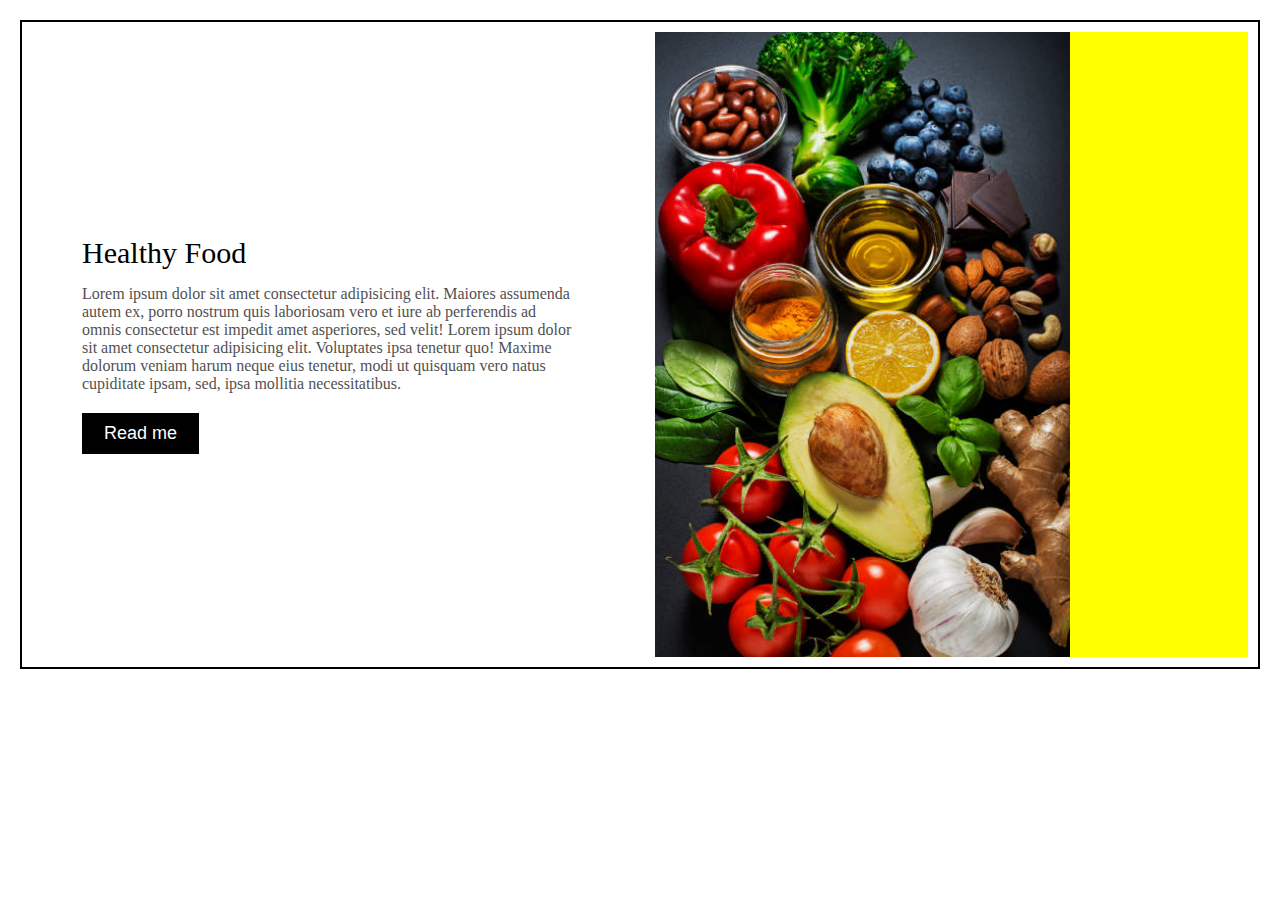
<file: Q1/index.html>
<!DOCTYPE html>
<html lang="en">
<head>
    <meta charset="UTF-8">
    <meta name="viewport" content="width=device-width, initial-scale=1.0">
    <title>Healthy Resturent</title>
    <link rel="stylesheet" href="./style.css">
</head>
<body>
    <div class="Hero__container">
          <section class="Text--section">
            <h1>Healthy Food</h1>
            <p>Lorem ipsum dolor sit amet consectetur adipisicing elit. Maiores assumenda autem ex, porro nostrum quis laboriosam vero et iure ab perferendis ad omnis consectetur est impedit amet asperiores, sed velit!
                Lorem ipsum dolor sit amet consectetur adipisicing elit. Voluptates ipsa tenetur quo! Maxime dolorum veniam harum neque eius tenetur, modi ut quisquam vero natus cupiditate ipsam, sed, ipsa mollitia necessitatibus.
            </p>
            <button>Read me</button>
          </section>
          <section class="Image--section">
            <img src="../Assests/1.jpg" alt="Fruit-Image">
          </section>
    </div>
</body>
</html>
</file>
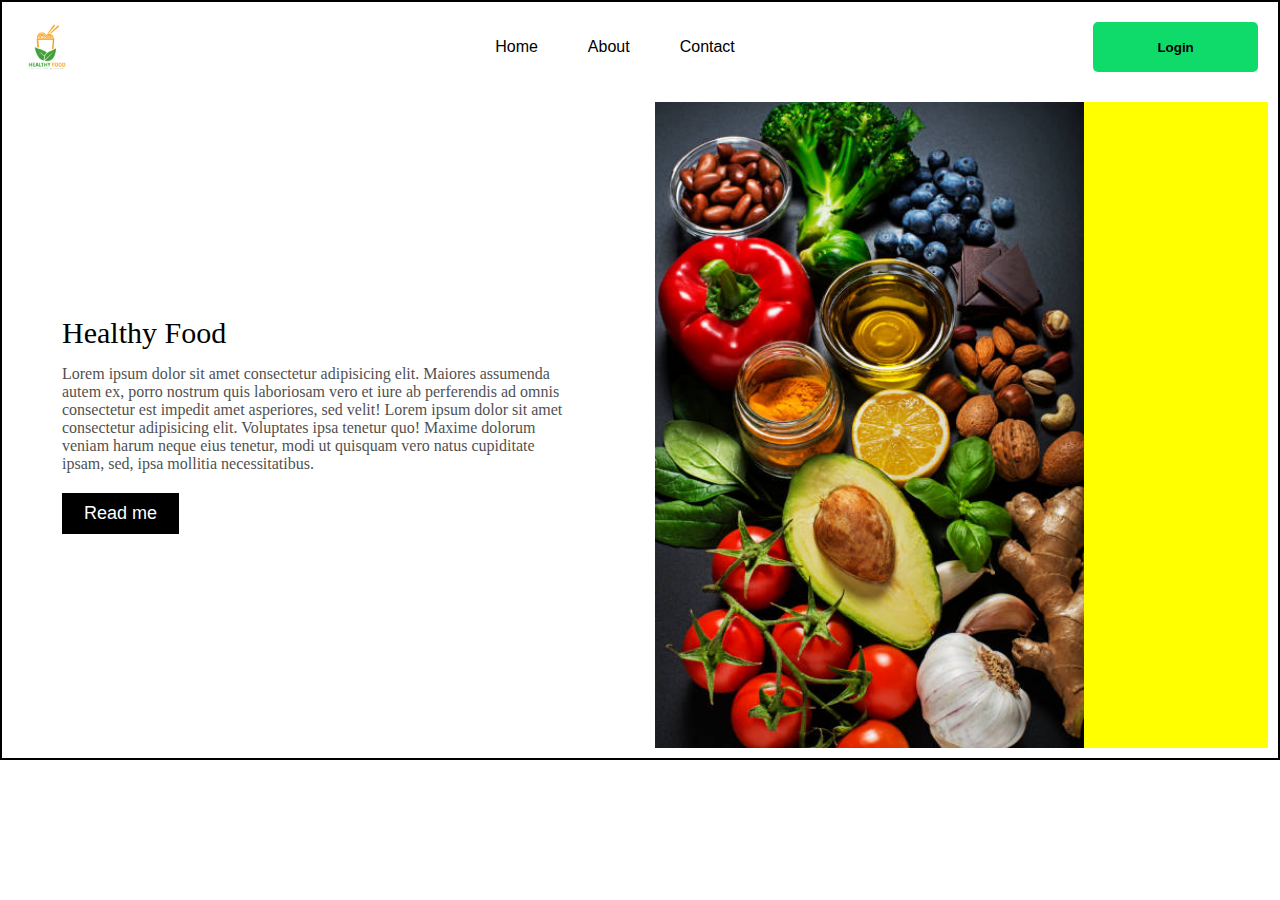
<file: Q2/index.html>
<!DOCTYPE html>
<html lang="en">
<head>
    <meta charset="UTF-8">
    <meta name="viewport" content="width=device-width, initial-scale=1.0">
    <title>Healthy Resturent</title>
    <link rel="stylesheet" href="./style.css">
</head>
<body>
   
        <nav class="header__nav">
            <img src="../Assests/pngtree-healthy-food-logo-design-with-chopstick-png-image_9016805.png" class="header__nav--img" alt="">
           <ul class="header__nav--list">
                <li><a href="#">Home</a></li>
                <li><a href="#">About</a></li>
                <li><a href="#">Contact</a></li>
           </ul>
           <button class="header__nav--button">Login</button>
        </nav>
    <div class="Hero__container">
          <section class="Text--section">
            <h1>Healthy Food</h1>
            <p>Lorem ipsum dolor sit amet consectetur adipisicing elit. Maiores assumenda autem ex, porro nostrum quis laboriosam vero et iure ab perferendis ad omnis consectetur est impedit amet asperiores, sed velit!
                Lorem ipsum dolor sit amet consectetur adipisicing elit. Voluptates ipsa tenetur quo! Maxime dolorum veniam harum neque eius tenetur, modi ut quisquam vero natus cupiditate ipsam, sed, ipsa mollitia necessitatibus.
            </p>
            <button>Read me</button>
          </section>
          <section class="Image--section">
            <img src="../Assests/1.jpg" alt="Fruit-Image">
          </section>
    </div>
</body>
</html>
</file>
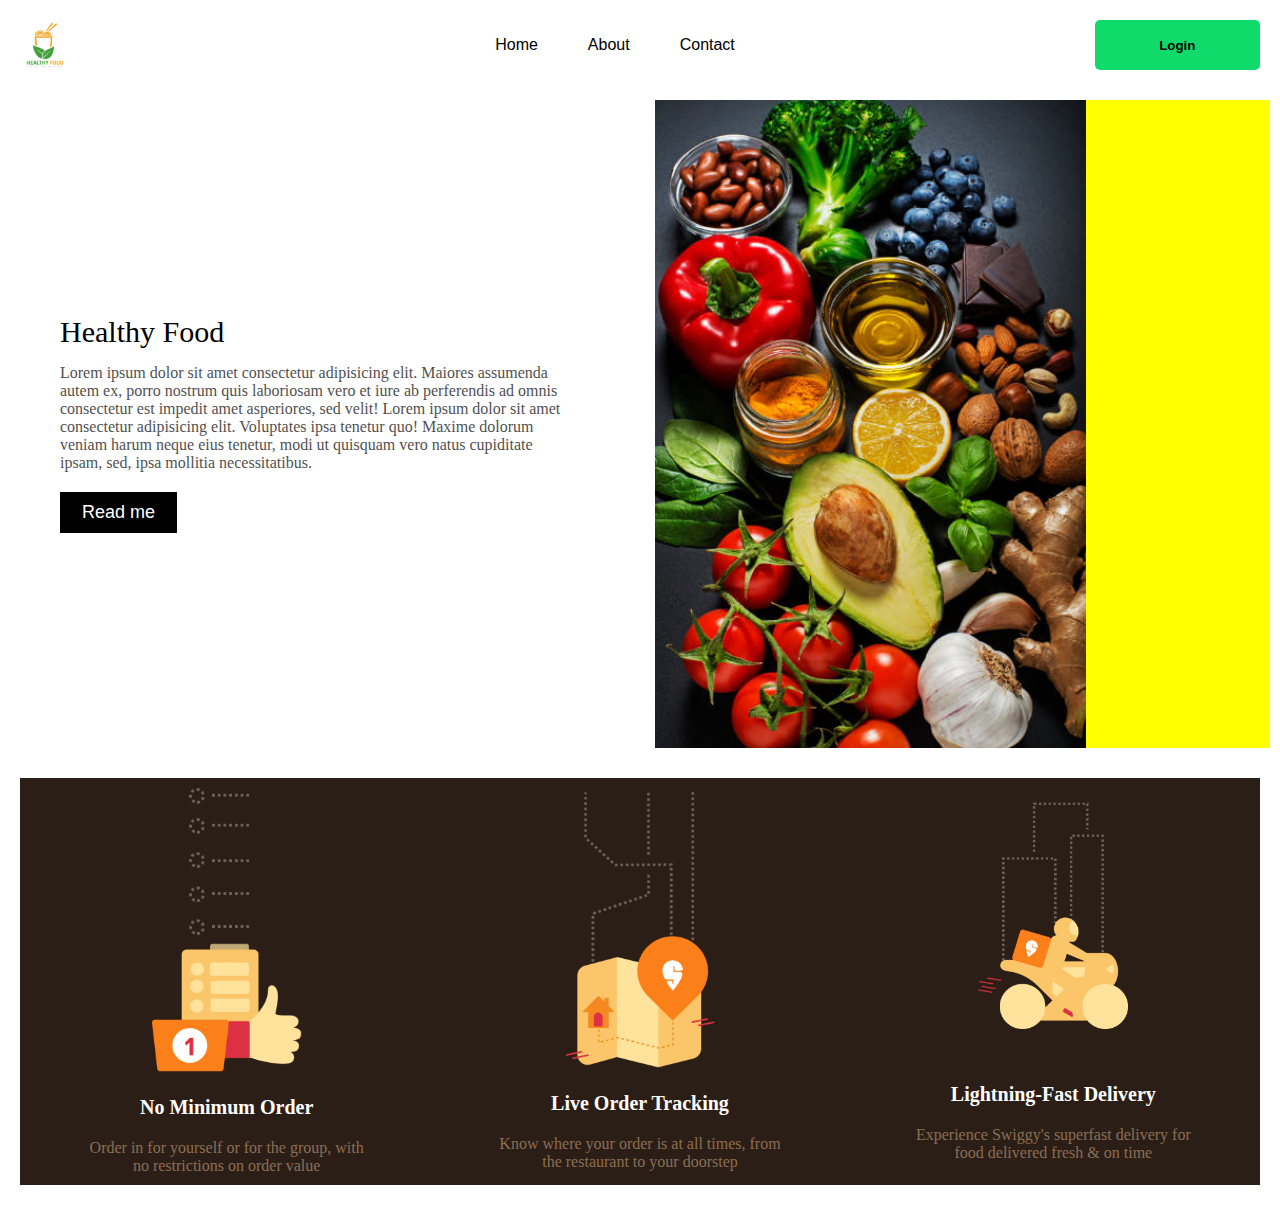
<file: Q3/index.html>
<!DOCTYPE html>
<html lang="en">
<head>
    <meta charset="UTF-8">
    <meta name="viewport" content="width=device-width, initial-scale=1.0">
    <title>Healthy Resturent</title>
    <link rel="stylesheet" href="./style.css">
</head>
<body>
   
        <nav class="header__nav">
            <img src="../Assests/pngtree-healthy-food-logo-design-with-chopstick-png-image_9016805.png" class="header__nav--img" alt="">
           <ul class="header__nav--list">
                <li><a href="#">Home</a></li>
                <li><a href="#">About</a></li>
                <li><a href="#">Contact</a></li>
           </ul>
           <button class="header__nav--button">Login</button>
        </nav>
    <div class="Hero__container">
          <section class="Text--section">
            <h1>Healthy Food</h1>
            <p>Lorem ipsum dolor sit amet consectetur adipisicing elit. Maiores assumenda autem ex, porro nostrum quis laboriosam vero et iure ab perferendis ad omnis consectetur est impedit amet asperiores, sed velit!
                Lorem ipsum dolor sit amet consectetur adipisicing elit. Voluptates ipsa tenetur quo! Maxime dolorum veniam harum neque eius tenetur, modi ut quisquam vero natus cupiditate ipsam, sed, ipsa mollitia necessitatibus.
            </p>
            <button>Read me</button>
          </section>
          <section class="Image--section">
            <img src="../Assests/1.jpg" alt="Fruit-Image">
          </section>
    </div>
    <section class="section__feature">
        <div class="feature feature1">
            <img src="../Assests/webp-1.webp" alt="Feature1_img">
            <h1>No Minimum Order</h1>
            <p>Order in for yourself or for the group, with no restrictions on order value</p>
        </div>
        <div class="feature feature2">
            <img src="../Assests/webp-2.webp" alt="Feature2_img">
            <h1>Live Order Tracking</h1>
            <p>Know where your order is at all times, from the restaurant to your doorstep</p>
        </div>
        <div class="feature feature3">
            <img src="../Assests/webp-3.webp" alt="Feature3_img">
            <h1>Lightning-Fast Delivery</h1>
            <p>Experience Swiggy's superfast delivery for food delivered fresh & on time</p>
        </div>
    </section>
</body>
</html>
</file>
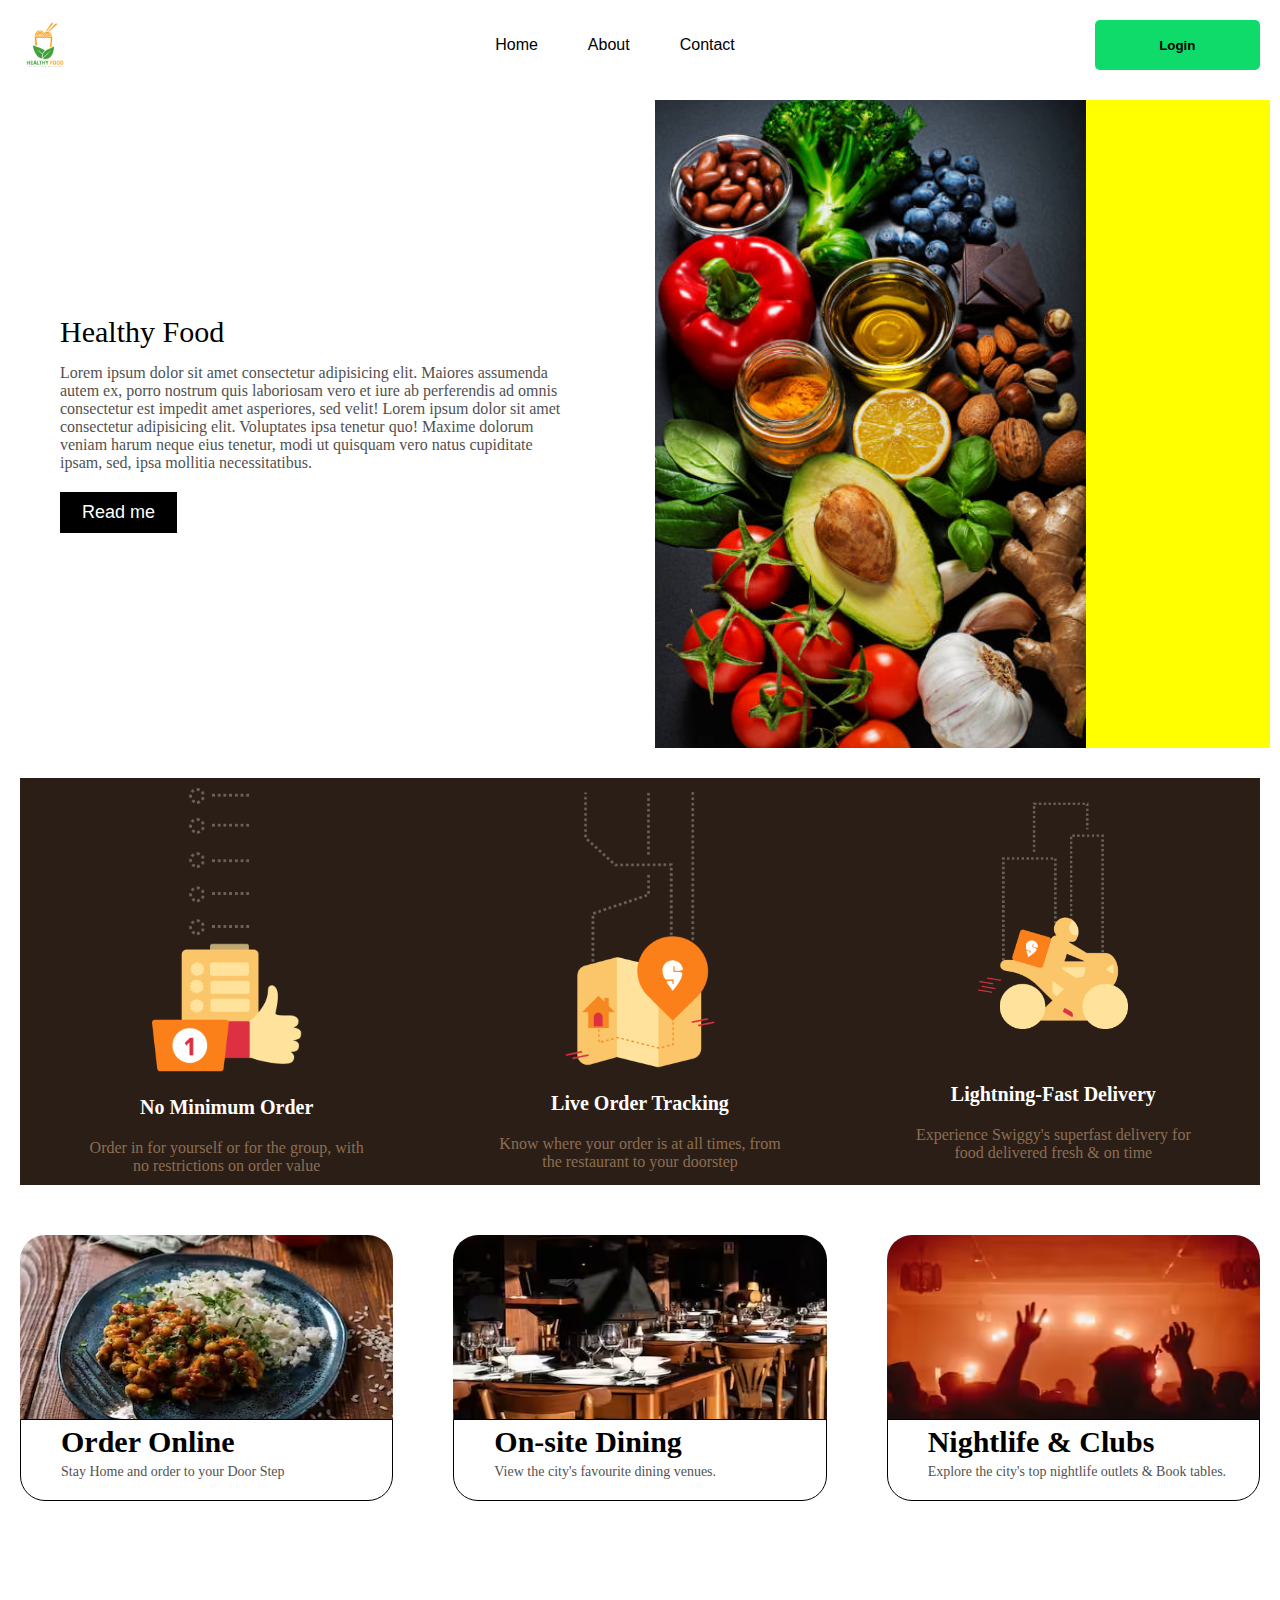
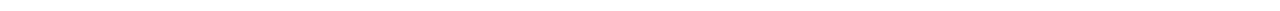
<file: Q4/index.html>
<!DOCTYPE html>
<html lang="en">
<head>
    <meta charset="UTF-8">
    <meta name="viewport" content="width=device-width, initial-scale=1.0">
    <title>Healthy Resturent</title>
    <link rel="stylesheet" href="./style.css">
</head>
<body>
   
        <nav class="header__nav">
            <img src="../Assests/pngtree-healthy-food-logo-design-with-chopstick-png-image_9016805.png" class="header__nav--img" alt="">
           <ul class="header__nav--list">
                <li><a href="#">Home</a></li>
                <li><a href="#">About</a></li>
                <li><a href="#">Contact</a></li>
           </ul>
           <button class="header__nav--button">Login</button>
        </nav>
    <div class="Hero__container">
          <section class="Text--section">
            <h1>Healthy Food</h1>
            <p>Lorem ipsum dolor sit amet consectetur adipisicing elit. Maiores assumenda autem ex, porro nostrum quis laboriosam vero et iure ab perferendis ad omnis consectetur est impedit amet asperiores, sed velit!
                Lorem ipsum dolor sit amet consectetur adipisicing elit. Voluptates ipsa tenetur quo! Maxime dolorum veniam harum neque eius tenetur, modi ut quisquam vero natus cupiditate ipsam, sed, ipsa mollitia necessitatibus.
            </p>
            <button>Read me</button>
          </section>
          <section class="Image--section">
            <img src="../Assests/1.jpg" alt="Fruit-Image">
          </section>
    </div>
    <section class="section__feature">
        <div class="feature feature1">
            <img src="../Assests/webp-1.webp" alt="Feature1_img">
            <h1>No Minimum Order</h1>
            <p>Order in for yourself or for the group, with no restrictions on order value</p>
        </div>
        <div class="feature feature2">
            <img src="../Assests/webp-2.webp" alt="Feature2_img">
            <h1>Live Order Tracking</h1>
            <p>Know where your order is at all times, from the restaurant to your doorstep</p>
        </div>
        <div class="feature feature3">
            <img src="../Assests/webp-3.webp" alt="Feature3_img">
            <h1>Lightning-Fast Delivery</h1>
            <p>Experience Swiggy's superfast delivery for food delivered fresh & on time</p>
        </div>
    </section>
    <section class="card__section">
        <div class="card card1">
            <img src="../Assests/dish.avif" alt="Diss-image">
            <div class="card--text-section">
                <h1>Order Online</h1>
                <p>Stay Home and order to your Door Step</p>
            </div>
        </div>
        <div class="card card2">
            <img src="../Assests/dining.avif" alt="Dining-image">
            <div class="card--text-section">
                <h1>On-site Dining</h1>
                <p>View the city's favourite dining venues.</p>
            </div>
        </div>
        <div class="card card3">
            <img src="../Assests/clubs.avif" alt="Clubs-image">
            <div class="card--text-section">
                <h1>Nightlife & Clubs</h1>
                <p>Explore the city's top nightlife outlets & Book tables.</p>
            </div>
        </div>
    </section>
   
</body>
</html>
</file>
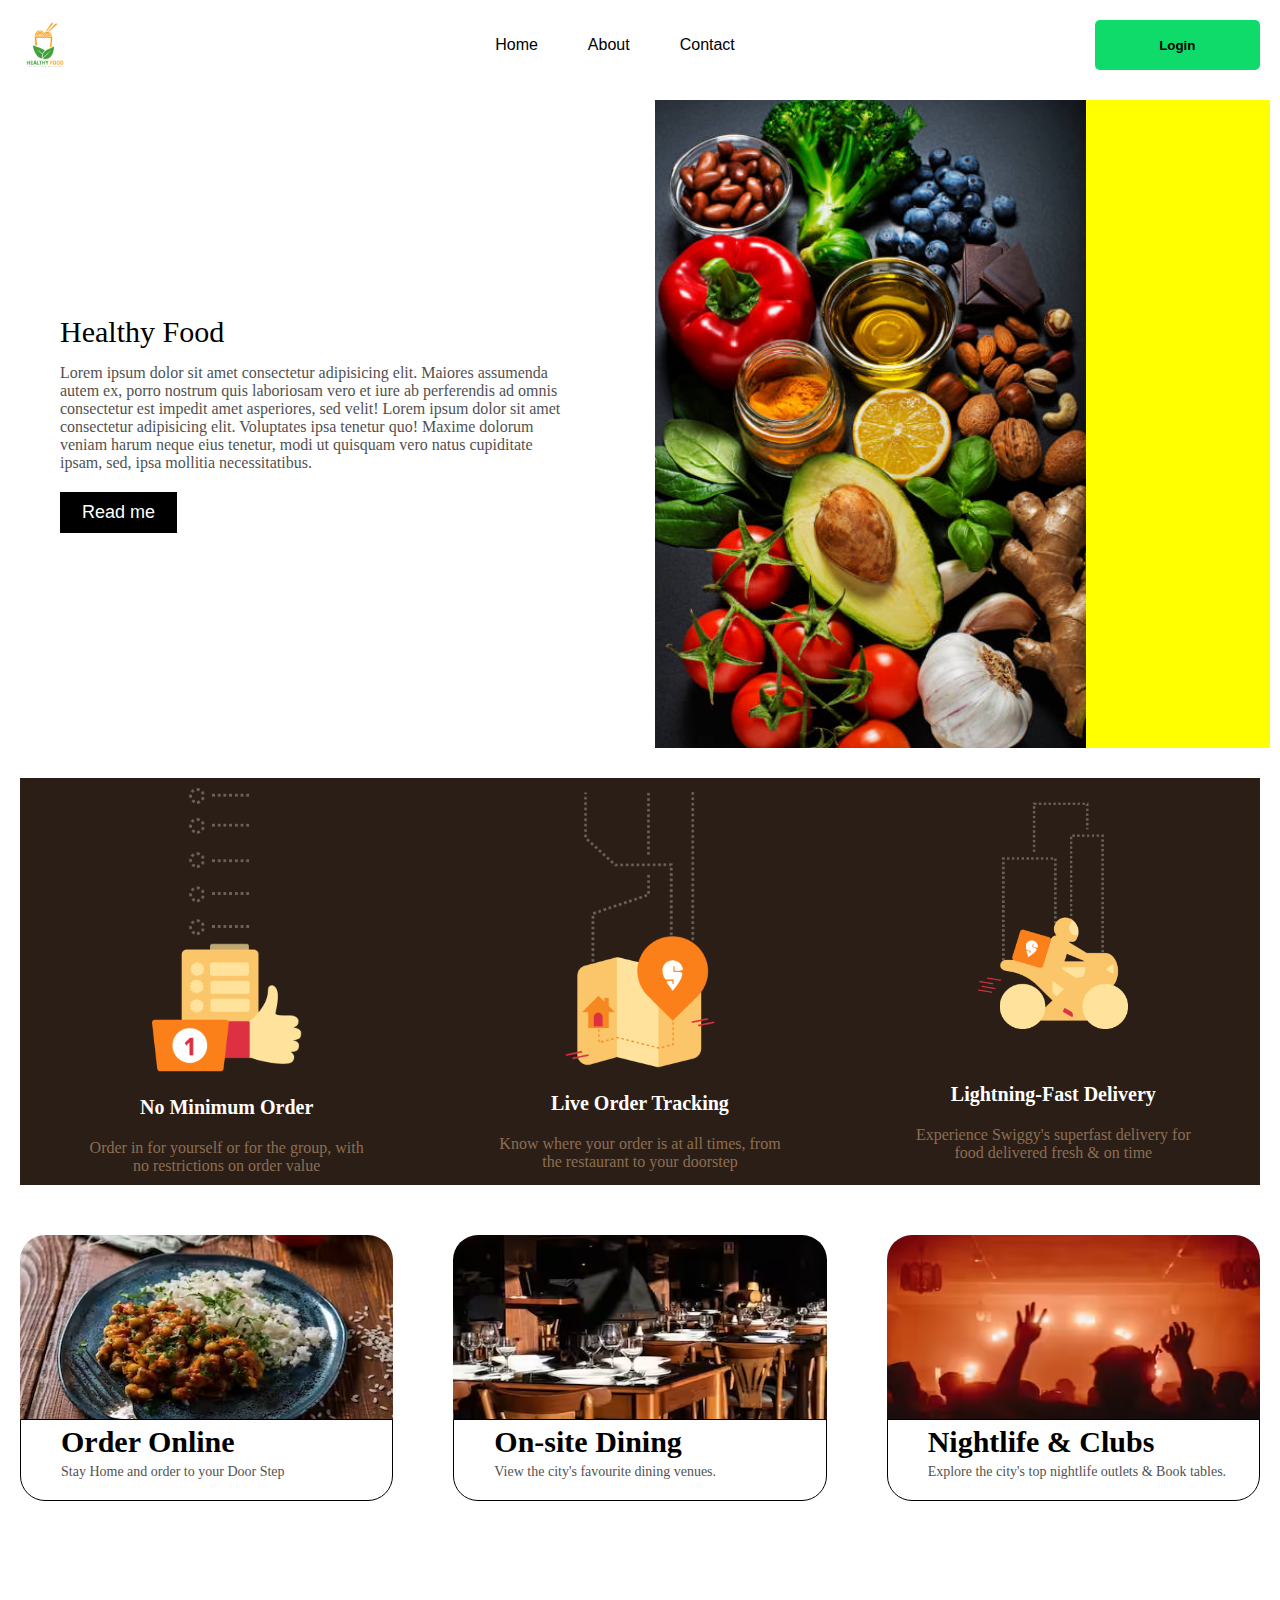
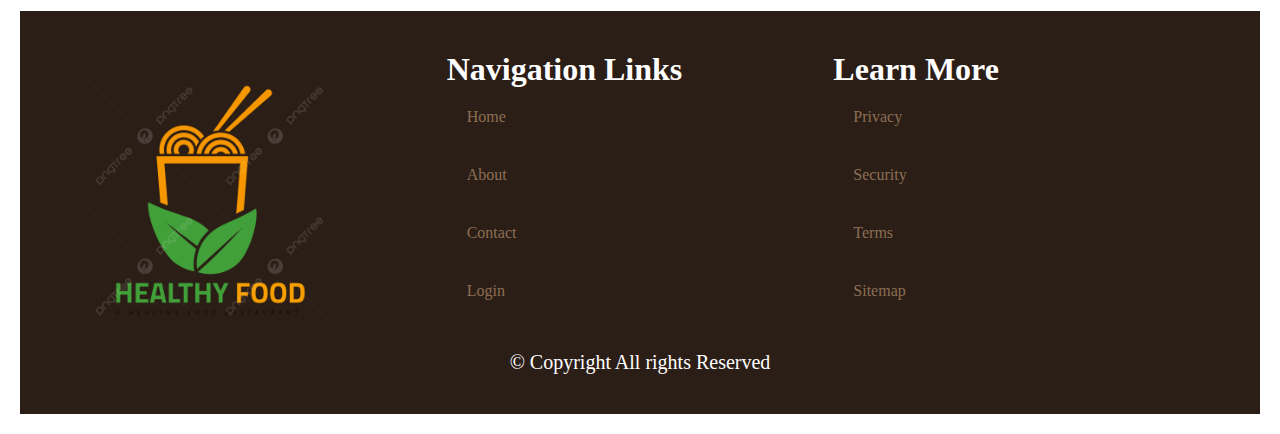
<file: Q5/index.html>
<!DOCTYPE html>
<html lang="en">
<head>
    <meta charset="UTF-8">
    <meta name="viewport" content="width=device-width, initial-scale=1.0">
    <title>Healthy Resturent</title>
    <link rel="stylesheet" href="./style.css">
</head>
<body>
   
        <nav class="header__nav">
            <img src="../Assests/pngtree-healthy-food-logo-design-with-chopstick-png-image_9016805.png" class="header__nav--img" alt="">
           <ul class="header__nav--list">
                <li><a href="#">Home</a></li>
                <li><a href="#">About</a></li>
                <li><a href="#">Contact</a></li>
           </ul>
           <button class="header__nav--button">Login</button>
        </nav>
    <div class="Hero__container">
          <section class="Text--section">
            <h1>Healthy Food</h1>
            <p>Lorem ipsum dolor sit amet consectetur adipisicing elit. Maiores assumenda autem ex, porro nostrum quis laboriosam vero et iure ab perferendis ad omnis consectetur est impedit amet asperiores, sed velit!
                Lorem ipsum dolor sit amet consectetur adipisicing elit. Voluptates ipsa tenetur quo! Maxime dolorum veniam harum neque eius tenetur, modi ut quisquam vero natus cupiditate ipsam, sed, ipsa mollitia necessitatibus.
            </p>
            <button>Read me</button>
          </section>
          <section class="Image--section">
            <img src="../Assests/1.jpg" alt="Fruit-Image">
          </section>
    </div>
    <section class="section__feature">
        <div class="feature feature1">
            <img src="../Assests/webp-1.webp" alt="Feature1_img">
            <h1>No Minimum Order</h1>
            <p>Order in for yourself or for the group, with no restrictions on order value</p>
        </div>
        <div class="feature feature2">
            <img src="../Assests/webp-2.webp" alt="Feature2_img">
            <h1>Live Order Tracking</h1>
            <p>Know where your order is at all times, from the restaurant to your doorstep</p>
        </div>
        <div class="feature feature3">
            <img src="../Assests/webp-3.webp" alt="Feature3_img">
            <h1>Lightning-Fast Delivery</h1>
            <p>Experience Swiggy's superfast delivery for food delivered fresh & on time</p>
        </div>
    </section>
    <section class="card__section">
        <div class="card card1">
            <img src="../Assests/dish.avif" alt="Diss-image">
            <div class="card--text-section">
                <h1>Order Online</h1>
                <p>Stay Home and order to your Door Step</p>
            </div>
        </div>
        <div class="card card2">
            <img src="../Assests/dining.avif" alt="Dining-image">
            <div class="card--text-section">
                <h1>On-site Dining</h1>
                <p>View the city's favourite dining venues.</p>
            </div>
        </div>
        <div class="card card3">
            <img src="../Assests/clubs.avif" alt="Clubs-image">
            <div class="card--text-section">
                <h1>Nightlife & Clubs</h1>
                <p>Explore the city's top nightlife outlets & Book tables.</p>
            </div>
        </div>
    </section>
    <!-- Footer section -->
    <footer class="footer__section">
        <img src="../Assests/pngtree-healthy-food-logo-design-with-chopstick-png-image_9016805.png" alt="logo">
        <div class="footer--section1">
        <h1>Navigation Links</h1>
           <a href="#">Home</a>
           <a href="#">About</a>
            <a href="#">Contact</a>
             <a href="#">Login</a>
        </div>
        <div class="footer--section2">
            <h1>Learn More</h1>
            <a href="#">Privacy</a>
            <a href="#">Security</a>
            <a href="#">Terms</a>
            <a href="#">Sitemap</a>
          </div>
          <p>© Copyright All rights Reserved</p>
    </footer>
   
</body>
</html>
</file>
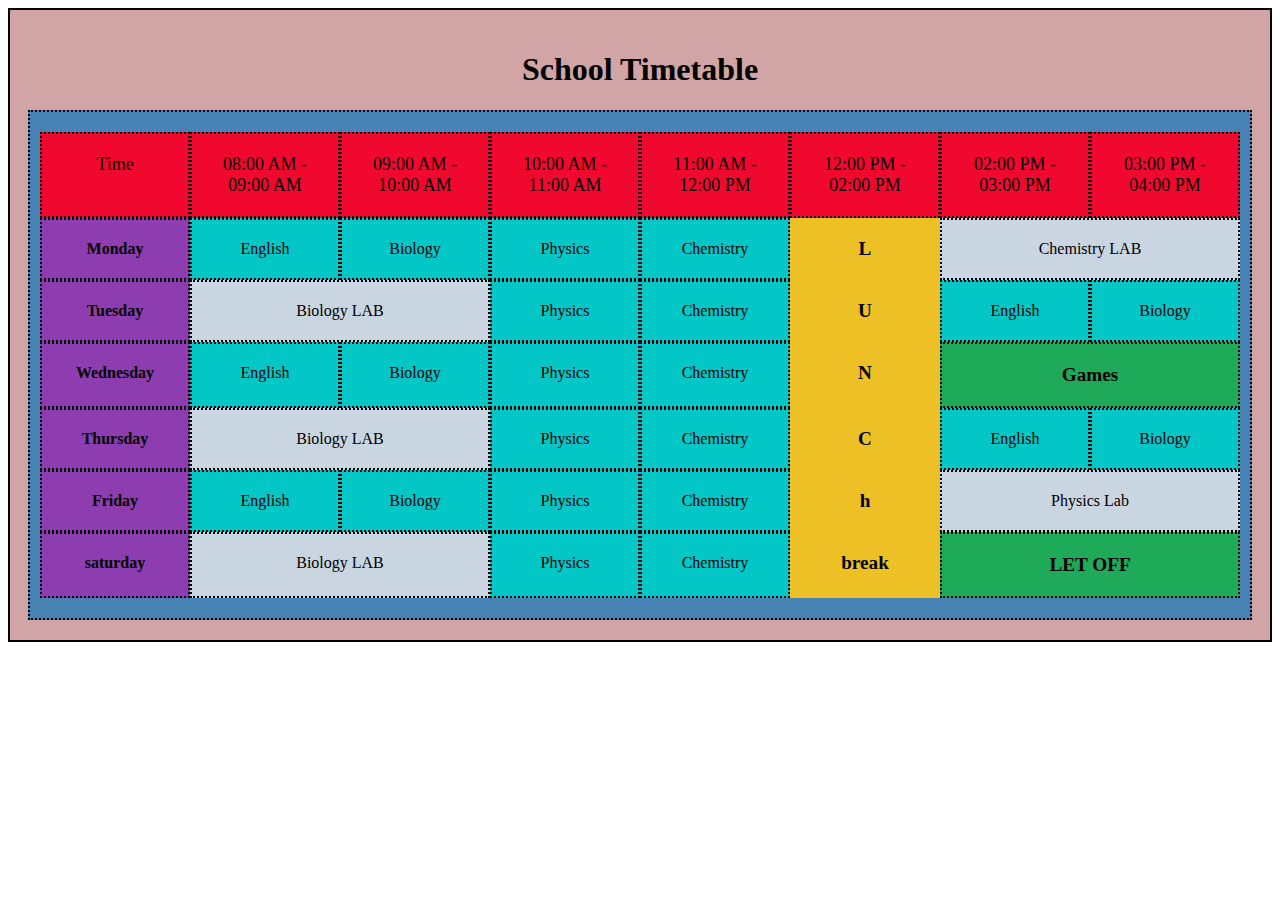
<file: Q6/index.html>
<!DOCTYPE html>
<html lang="en">
<head>
    <meta charset="UTF-8">
    <meta name="viewport" content="width=device-width, initial-scale=1.0">
    <title>Routine</title>
    <link rel="stylesheet" href="style.css">
</head>
<body>
    <div class="header">
    <h1>School Timetable</h1>
    <div class="container">
        <div class=" row row1">Time</div>
        <div class=" row row1">08:00 AM - 09:00 AM</div>
        <div class=" row row1">09:00 AM - 10:00 AM</div>
        <div class=" row row1">10:00 AM - 11:00 AM</div>
        <div class=" row row1">11:00 AM - 12:00 PM</div>
        <div class=" row row1">12:00 PM - 02:00 PM</div>
        <div class=" row row1">02:00 PM - 03:00 PM</div>
        <div class=" row row1">03:00 PM - 04:00 PM</div>
        <!-- row-2 -->
        <div class="row row2 day-name">Monday</div>
        <div class="row row2">English</div>
        <div class="row row2">Biology</div>
        <div class="row row2">Physics</div>
        <div class="row row2 ">Chemistry</div>
        <div class="row row2 lunch">L</div>
        <div class="row row2 chem-sub">Chemistry LAB</div>
        <!-- <div class="row row2"></div> -->
        <div class="row row3 day-name">Tuesday</div>
        <div class="row row3 bio-sub-1">Biology LAB</div>
        <div class="row row3">Physics</div>
        <div class="row row3">Chemistry</div>
        <div class="row row3 lunch">U</div>
        <div class="row row3">English</div>
        <div class="row row3">Biology</div>
        <!-- row 4-->
        <div class="row row4 day-name">Wednesday</div>
        <div class="row row4">English</div>
        <div class="row row4">Biology</div>
        <div class="row row4">Physics</div>
        <div class="row row4">Chemistry</div>
        <div class="row row4 lunch">N</div>
        <div class="row row4 game">Games</div>
        <!-- row 5 -->
        <div class="row row5 day-name">Thursday</div>
        <div class="row row5 bio-sub-2">Biology LAB</div>
        <div class="row row5">Physics</div>
        <div class="row row5">Chemistry</div>
        <div class="row row5 lunch">C</div>
        <div class="row row5">English</div>
        <div class="row row5">Biology</div>
        <!-- row-6 -->
        <div class="row row6 day-name">Friday</div>
        <div class="row row6 ">English</div>
        <div class="row row6">Biology</div>
        <div class="row row6">Physics</div>
        <div class="row row6">Chemistry</div>
        <div class="row row6 lunch">h</div>
        <div class="row row6 phy-lab">Physics Lab</div>
        <!-- row 7 -->
        <div class="row row7 day-name">saturday</div>
        <div class="row row7 bio-sub-3">Biology LAB</div>
        <div class="row row7">Physics</div>
        <div class="row row7">Chemistry</div>
        <div class="row row7 lunch">break</div>
        <div class="row row7 let-off">LET OFF</div>
    </div>
</div>
</body>
</html>
</file>
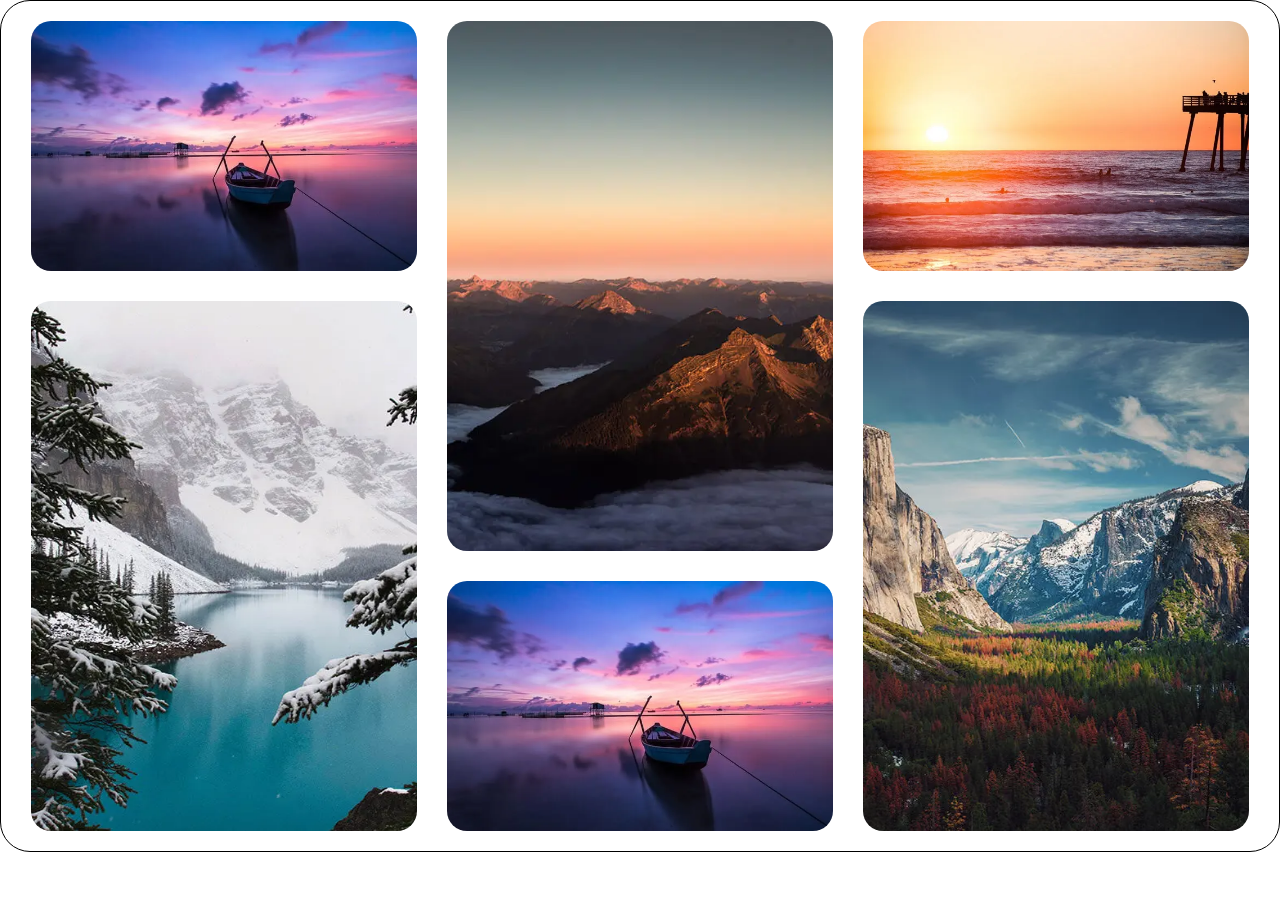
<file: Q7/index.html>
<!DOCTYPE html>
<html lang="en">
<head>
    <meta charset="UTF-8">
    <meta name="viewport" content="width=device-width, initial-scale=1.0">
    <title>Photo-gallery</title>
    <link rel="stylesheet" href="style.css">
</head>
<body>
    <div class="photo__gallery">
      <div class="photo photo-1">
        <img src="../Assests/boat.webp" alt="">
      </div>
      <div class="photo photo-2">
        <img src="../Assests/mountain2.webp" alt="">
      </div>
      <div class="photo photo-3">
        <img src="../Assests/sea.webp" alt="">
      </div>
      <div class="photo photo-4">
        <img src="../Assests/mountain1.webp" alt="">
      </div>
      <div class="photo photo-5">
        <img src="../Assests/boat.webp" alt="">
      </div>
      <div class="photo photo-6">
        <img src="../Assests/mountain3.webp" alt="">
      </div>
    </div>
</body>
</html>
</file>
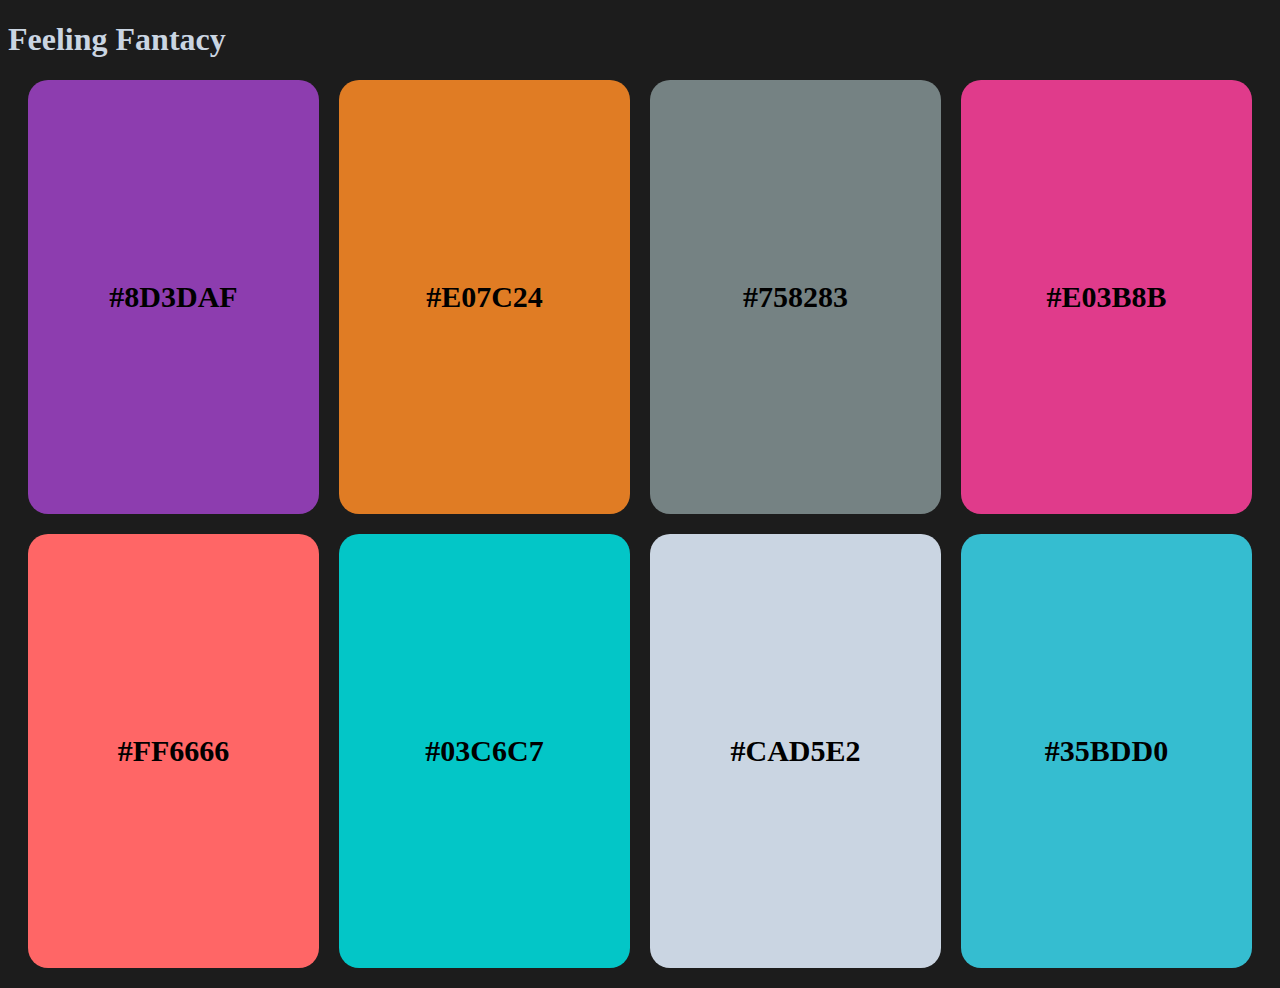
<file: Q8/index.html>
<!DOCTYPE html>
<html lang="en">
<head>
    <meta charset="UTF-8">
    <meta name="viewport" content="width=device-width, initial-scale=1.0">
    <title>Color Picker</title>
    <link rel="stylesheet" href="style.css">
</head>
<body>
    <div class="container">
        <h1>Feeling Fantacy</h1>
        <div class="grid-container">
            <div class="grid-item grid-item-1">#8D3DAF</div>
            <div class="grid-item grid-item-2">#E07C24</div>
            <div class="grid-item grid-item-3">#758283</div>
            <div class="grid-item grid-item-4">#E03B8B</div>
            <div class="grid-item grid-item-5">#FF6666</div>
            <div class="grid-item grid-item-6">#03C6C7</div>
            <div class="grid-item grid-item-7">#CAD5E2</div>
            <div class="grid-item grid-item-8">#35BDD0</div>
        </div>
    </div>
</body>
</html>
</file>
<file: Q1/style.css>
*{
    margin: 0;
    padding: 0;
    box-sizing: border-box;
}
body{
    font-family: Georgia, 'Times New Roman', Times, serif;
}
.Hero__container{
    max-width: 1400px;
    border: 2px solid #000;
    margin: 20px;
    padding: 10px;
    display: grid;
    grid-template-columns: repeat(2,1fr);
    align-items: center;
    gap: 30px;
}
.Text--section{
    padding: 0px 50px;
}
.Text--section >h1{
    color: #000;
    font-size: 30px;
    font-weight: 300;
    margin-bottom: 15px;
}
.Text--section >p{
    opacity: 70%;
}
.Text--section >button{
    padding: 10px 22px;
    margin-top: 20px;
    background-color: #000;
    color: #fff;
    border: 0;
    font-size: large;
}
.Image--section{
    height: 100%;
    background-color: yellow;
    max-height: 90vh;
}
.Image--section >img{
    width: 70%;
    height: 100%;
}
</file>
<file: Q2/style.css>
*{
    margin: 0;
    padding: 0;
    box-sizing: border-box;
}
body{
    font-family: Georgia, 'Times New Roman', Times, serif;
    border: 2px solid #000;
}
.header__nav{
    max-width: 1400px;
    margin: 20px;
    display: grid;
    grid-template-columns: repeat(3,1fr);
    font-family: Arial, Helvetica, sans-serif;
}
.header__nav > .header__nav--img{
    width: 50px;
}
.header__nav--list{
    width: 100%;
    display: flex;
    align-items: center;
    justify-content: center;
    list-style: none;
}
.header__nav >.header__nav--button{
        margin-left: 60%;
        padding-bottom:0px;
        border: 0;
        border-radius: 5px;
        background-color: #0fdb6b;
        color: #000;
        font-weight: bold;

}
.header__nav--list a{
    
    text-decoration: none;
        padding-right: 50px;
        color: #000
}
.header__nav--list a:hover{
    color: #00ee7f;
        font-weight: bold;
}
.Hero__container{
    max-width: 1400px;
    margin: auto;
    padding: 10px;
    display: grid;
    grid-template-columns: repeat(2,1fr);
    align-items: center;
    gap: 30px;
}
.Text--section{
    padding: 0px 50px;
}
.Text--section >h1{
    color: #000;
    font-size: 30px;
    font-weight: 300;
    margin-bottom: 15px;
}
.Text--section >p{
    opacity: 70%;
}
.Text--section >button{
    padding: 10px 22px;
    margin-top: 20px;
    background-color: #000;
    color: #fff;
    border: 0;
    font-size: large;
}
.Image--section{
    
    background-color: yellow;
    height: 100%;
    max-height: 90vh;
}
.Image--section >img{
    width: 70%;
    height: 100%;
}
</file>
<file: Q3/style.css>
*{
    margin: 0;
    padding: 0;
    box-sizing: border-box;
}
body{
    font-family: Georgia, 'Times New Roman', Times, serif;
    
}
.header__nav{
    max-width: 1400px;
    margin: 20px;
    display: grid;
    grid-template-columns: repeat(3,1fr);
    font-family: Arial, Helvetica, sans-serif;
}
.header__nav > .header__nav--img{
    width: 50px;
}
.header__nav--list{
    width: 100%;
    display: flex;
    align-items: center;
    justify-content: center;
    list-style: none;
}
.header__nav >.header__nav--button{
        margin-left: 60%;
        padding-bottom:0px;
        border: 0;
        border-radius: 5px;
        background-color: #0fdb6b;
        color: #000;
        font-weight: bold;

}
.header__nav--list a{
    
    text-decoration: none;
        padding-right: 50px;
        color: #000
}
.header__nav--list a:hover{
    color: #00ee7f;
        font-weight: bold;
}
.Hero__container{
    max-width: 1400px;
    margin: auto;
    padding: 10px;
    display: grid;
    grid-template-columns: repeat(2,1fr);
    align-items: center;
    gap: 30px;
}
.Text--section{
    padding: 0px 50px;
}
.Text--section >h1{
    color: #000;
    font-size: 30px;
    font-weight: 300;
    margin-bottom: 15px;
}
.Text--section >p{
    opacity: 70%;
}
.Text--section >button{
    padding: 10px 22px;
    margin-top: 20px;
    background-color: #000;
    color: #fff;
    border: 0;
    font-size: large;
}
.Image--section{
    
    background-color: yellow;
    height: 100%;
    max-height: 90vh;
}
.Image--section >img{
    width: 70%;
    height: 100%;
}

/* Css for section--features */
.section__feature{
    max-width: 1400px;
    margin: 20px;
    background-color: #2b1e16;
    display: grid;
    grid-template-columns: repeat(3,1fr);
    align-items: center;
}
.feature{
    text-align: center;
    padding: 10px 60px;
    
}
.feature img{
    width: 150px;
}
.feature h1{
   margin-bottom: 20px;
    color: #fff;
    margin-top: 20px;
    font-size: 20px;
    
}
.feature3 >h1{
    margin-top: 50px;
}
.feature p{
    color: #8c6e54;
}
</file>
<file: Q4/style.css>
*{
    margin: 0;
    padding: 0;
    box-sizing: border-box;
}
body{
    font-family: Georgia, 'Times New Roman', Times, serif;
    
}
.header__nav{
    max-width: 1400px;
    margin: 20px;
    display: grid;
    grid-template-columns: repeat(3,1fr);
    font-family: Arial, Helvetica, sans-serif;
}
.header__nav > .header__nav--img{
    width: 50px;
}
.header__nav--list{
    width: 100%;
    display: flex;
    align-items: center;
    justify-content: center;
    list-style: none;
}
.header__nav >.header__nav--button{
        margin-left: 60%;
        padding-bottom:0px;
        border: 0;
        border-radius: 5px;
        background-color: #0fdb6b;
        color: #000;
        font-weight: bold;

}
.header__nav--list a{
    
    text-decoration: none;
        padding-right: 50px;
        color: #000
}
.header__nav--list a:hover{
    color: #00ee7f;
        font-weight: bold;
}
.Hero__container{
    max-width: 1400px;
    margin: auto;
    padding: 10px;
    display: grid;
    grid-template-columns: repeat(2,1fr);
    align-items: center;
    gap: 30px;
}
.Text--section{
    padding: 0px 50px;
}
.Text--section >h1{
    color: #000;
    font-size: 30px;
    font-weight: 300;
    margin-bottom: 15px;
}
.Text--section >p{
    opacity: 70%;
}
.Text--section >button{
    padding: 10px 22px;
    margin-top: 20px;
    background-color: #000;
    color: #fff;
    border: 0;
    font-size: large;
}
.Image--section{
    
    background-color: yellow;
    height: 100%;
    max-height: 90vh;
}
.Image--section >img{
    width: 70%;
    height: 100%;
}

/* Css for section--features */
.section__feature{
    max-width: 1400px;
    margin: 20px;
    background-color: #2b1e16;
    display: grid;
    grid-template-columns: repeat(3,1fr);
    align-items: center;
}
.feature{
    text-align: center;
    padding: 10px 60px;
    
}
.feature img{
    width: 150px;
}
.feature h1{
   margin-bottom: 20px;
    color: #fff;
    margin-top: 20px;
    font-size: 20px;
    
}
.feature3 >h1{
    margin-top: 50px;
}
.feature p{
    color: #8c6e54;
}
/* css card section */
.card__section{
    max-width: 1400px;
    margin: 20px;
    display: grid;
    grid-template-columns: repeat(3,1fr);
    align-items: center;
    padding:30px 0px;
    column-gap: 60px;
}
.card {
    text-align: center;
    width: 100%;
    margin-bottom: 10px;
    border-radius: 25px 25px 0px 0px;
    overflow: hidden;
}
.card >img{
    width: 100%;
    text-align: center;
    margin-top: -50px;
    height: 280px;
 
}

.card--text-section h1{
    margin: 0;
    font-size: 30px;
    padding: 5px 0px;
    text-align: left;
    padding-left: 40px;

}
.card--text-section p{
     opacity: 70%;
     font-size: 14px;
     text-align: left;
     padding-left: 40px;
     margin-bottom: 20px;
     
    
}
.card--text-section{
    position: relative;
    margin-top: 0;
    top: -50px;
    background-color: #fff;
    border: 1px solid black;
    border-radius: 0px 0px 25px 25px;
}
</file>
<file: Q5/style.css>
*{
    margin: 0;
    padding: 0;
    box-sizing: border-box;
}
body{
    font-family: Georgia, 'Times New Roman', Times, serif;
    
}
.header__nav{
    max-width: 1400px;
    margin: 20px;
    display: grid;
    grid-template-columns: repeat(3,1fr);
    font-family: Arial, Helvetica, sans-serif;
}
.header__nav > .header__nav--img{
    width: 50px;
}
.header__nav--list{
    width: 100%;
    display: flex;
    align-items: center;
    justify-content: center;
    list-style: none;
}
.header__nav >.header__nav--button{
        margin-left: 60%;
        padding-bottom:0px;
        border: 0;
        border-radius: 5px;
        background-color: #0fdb6b;
        color: #000;
        font-weight: bold;

}
.header__nav--list a{
    
    text-decoration: none;
        padding-right: 50px;
        color: #000
}
.header__nav--list a:hover{
    color: #00ee7f;
        font-weight: bold;
}
.Hero__container{
    max-width: 1400px;
    margin: auto;
    padding: 10px;
    display: grid;
    grid-template-columns: repeat(2,1fr);
    align-items: center;
    gap: 30px;
}
.Text--section{
    padding: 0px 50px;
}
.Text--section >h1{
    color: #000;
    font-size: 30px;
    font-weight: 300;
    margin-bottom: 15px;
}
.Text--section >p{
    opacity: 70%;
}
.Text--section >button{
    padding: 10px 22px;
    margin-top: 20px;
    background-color: #000;
    color: #fff;
    border: 0;
    font-size: large;
}
.Image--section{
    
    background-color: yellow;
    height: 100%;
    max-height: 90vh;
}
.Image--section >img{
    width: 70%;
    height: 100%;
}

/* Css for section--features */
.section__feature{
    max-width: 1400px;
    margin: 20px;
    background-color: #2b1e16;
    display: grid;
    grid-template-columns: repeat(3,1fr);
    align-items: center;
}
.feature{
    text-align: center;
    padding: 10px 60px;
    
}
.feature img{
    width: 150px;
}
.feature h1{
   margin-bottom: 20px;
    color: #fff;
    margin-top: 20px;
    font-size: 20px;
    
}
.feature3 >h1{
    margin-top: 50px;
}
.feature p{
    color: #8c6e54;
}
/* css card section */
.card__section{
    max-width: 1400px;
    margin: 20px;
    display: grid;
    grid-template-columns: repeat(3,1fr);
    align-items: center;
    padding:30px 0px;
    column-gap: 60px;
}
.card {
    text-align: center;
    width: 100%;
    margin-bottom: 10px;
    border-radius: 25px 25px 0px 0px;
    overflow: hidden;
}
.card >img{
    width: 100%;
    text-align: center;
    margin-top: -50px;
    height: 280px;
 
}

.card--text-section h1{
    margin: 0;
    font-size: 30px;
    padding: 5px 0px;
    text-align: left;
    padding-left: 40px;

}
.card--text-section p{
     opacity: 70%;
     font-size: 14px;
     text-align: left;
     padding-left: 40px;
     margin-bottom: 20px;
     
    
}
.card--text-section{
    position: relative;
    margin-top: 0;
    top: -50px;
    background-color: #fff;
    border: 1px solid black;
    border-radius: 0px 0px 25px 25px;
}
/* footer */
.footer__section{
    max-width: 1400px;
    display: grid;
    background-color: #2b1e16;
    margin: 20px;
    grid-template-columns: repeat(3,1fr);
    padding: 40px;
    
}
.footer__section >img{
    width: 300px;
    padding: 20px;
    text-align: center;
}
.footer__section a{
    display: block;
  padding: 20px;
    text-decoration: none;
    color: #8c6e54;
    
}
.footer__section h1{
    color: #fff;
}
.footer__section >p{
    grid-column: 1/4;
    text-align: center;
    color: #fff;
    font-size: 20px;

}
</file>
<file: Q6/style.css>
.header{
    border: 2px solid black;
    margin: 200 auto;
    background-color: #d1a5a5;
}
.container{
    display: grid;
    grid-template-columns: repeat(8,1fr);
    max-width: 1200px;
    width: 100%;
    background:steelblue;
    margin: auto;

}
.day-name{
      font-weight: bold;
        background-color: #8d3daf
}
div{
    padding: 20px 10px;
   
        border: 2px dotted black;
        text-align: center;
        background-color: #03c6c7;
}

.row1{
   background: #f0082f;
   font-weight: 500;
   font-size: large;
}
.chem-sub{
    grid-column: 7/9;
    background-color: #cad5e2;
}
.bio-sub-1{
    grid-column:2/4 ;
    background-color: #cad5e2;
}
.bio-sub-2{
    grid-column: 2/4;
    background-color: #cad5e2;
}
.bio-sub-3{
    grid-column: 2/4;
    background-color: #cad5e2;
}
.game{
     grid-column: 7/9;
      background-color: #1faa59;
        font-weight: bold;
        font-size: larger;
}
.phy-lab{
    grid-column: 7/9;
    background-color: #cad5e2;
}
.let-off{
     grid-column: 7/9;
      background-color: #1faa59;
        font-weight: bold;
        font-size: larger;
}
.lunch{
    border: 0px;
        background-color: #edc126;
        font-weight: bold;
        font-size: larger;
}
</file>
<file: Q7/style.css>
*{
    margin: 0;
    padding: 0;
    box-sizing: border-box;
}
.photo__gallery{
    display: grid;
    grid-template-columns: repeat(3,1fr);
    grid-template-rows: repeat(3,250px);
    border: 1px solid black;
    gap: 30px;
    padding: 20px 30px;
    border-radius: 30px;
}
.photo img{
    width: 100%;
    height: 100%;
    border-radius: 20px;
}
.photo-2{
    grid-column: 2/3;
      grid-row: 1/3;
}
.photo-4{
     grid-row: 2/4;
     grid-column: 1;
}
.photo-5{
    grid-row: 3;
    grid-column: 2;
}
.photo-6{
     grid-row: 2/4;
     grid-column: 3; 
}
</file>
<file: Q8/style.css>
.container{
    max-width: 1400px;
    
}
body{
    background: #1c1c1c;
    color: #cad5e2;
}
.grid-container{
    display: grid;
    grid-template-columns: repeat(4,1fr);
    margin: 20px;
    gap: 20px;
}
.grid-item{
    width: 100%;
    padding: 200px 0px;
    text-align: center;
    border-radius: 20px;
    font-size: 30px;
    font-weight: bold;
    color: #000;
}
.grid-item-1{
    background-color: #8D3DAF;
}
.grid-item-2{
    background-color:#E07C24;
}
.grid-item-3 {
    background-color: #758283;
  }
  .grid-item-4 {
    background-color: #e03b8b;
  }
  .grid-item-5 {
    background-color: #ff6666;
  }
  .grid-item-6 {
    background-color: #03c6c7;
  }
  .grid-item-7 {
    background-color: #cad5e2;
  }
  .grid-item-8 {
    background-color: #35bdd0;
  }
</file>
